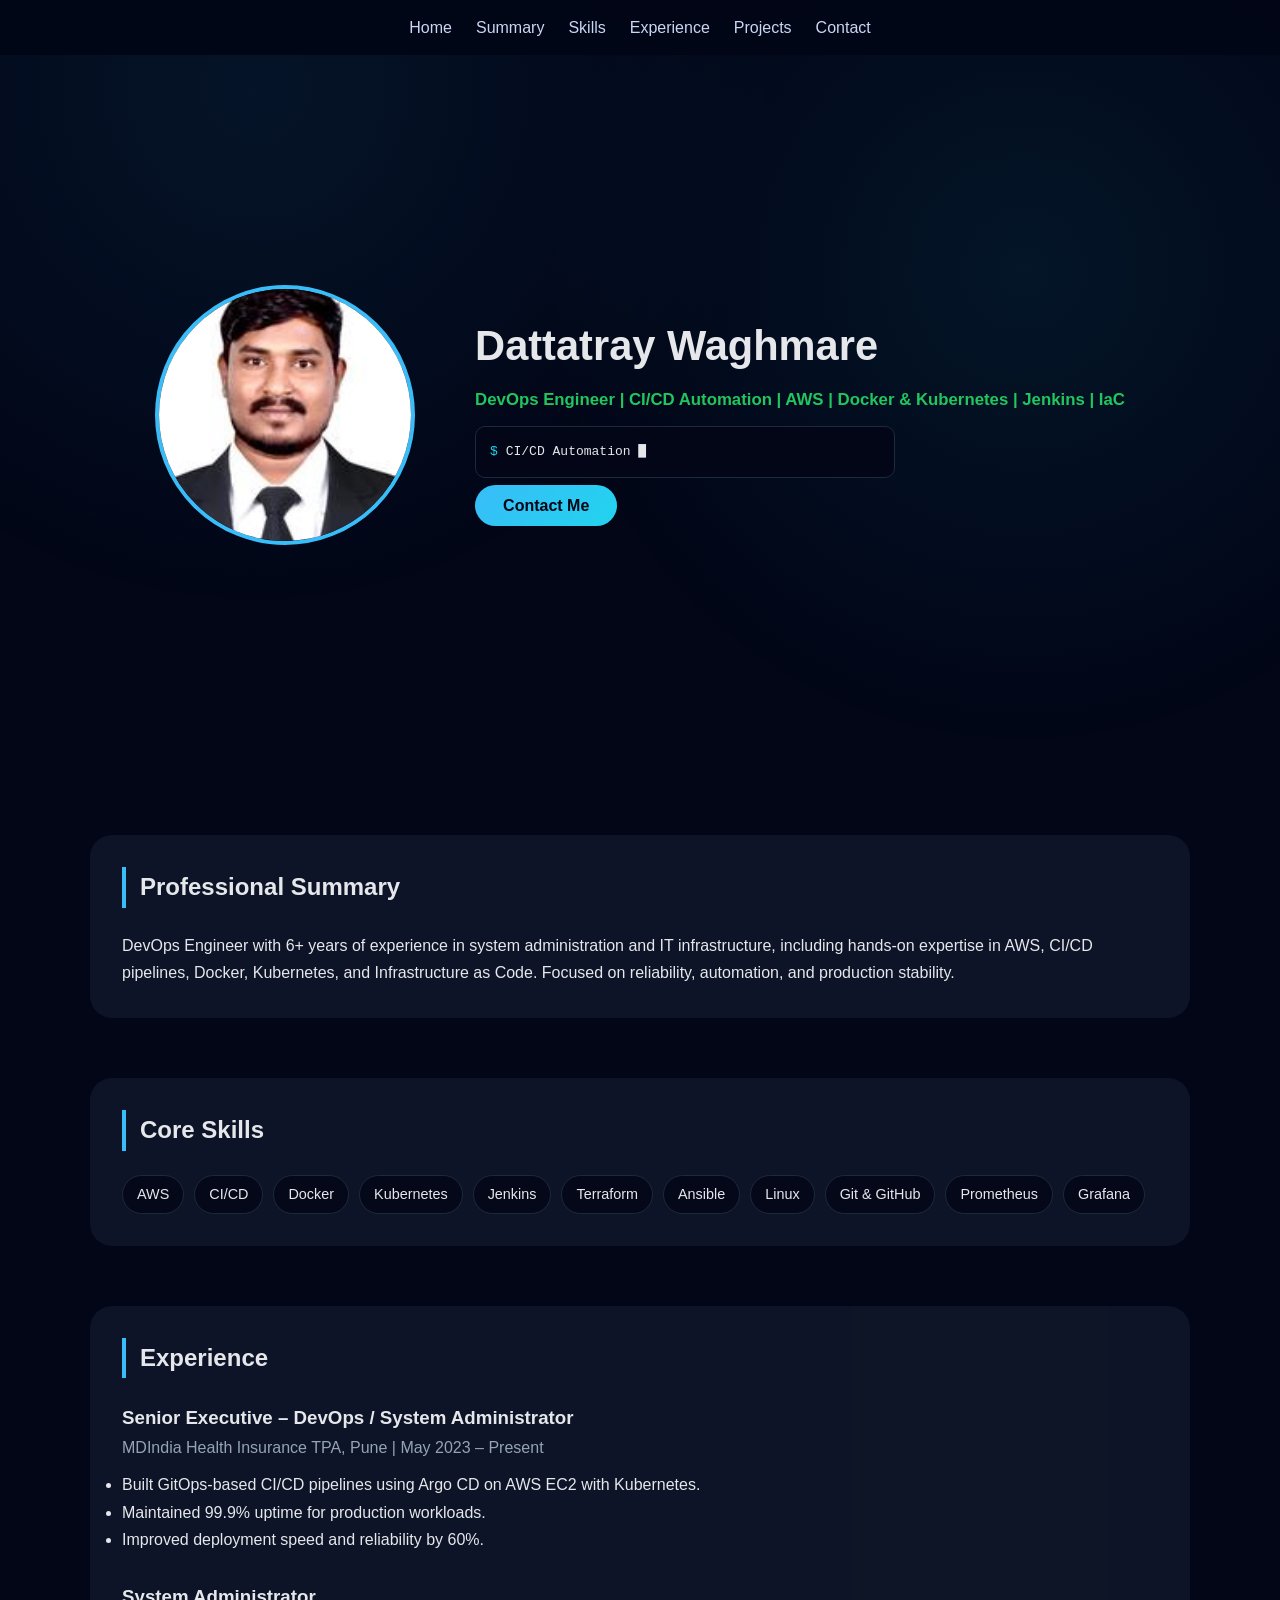
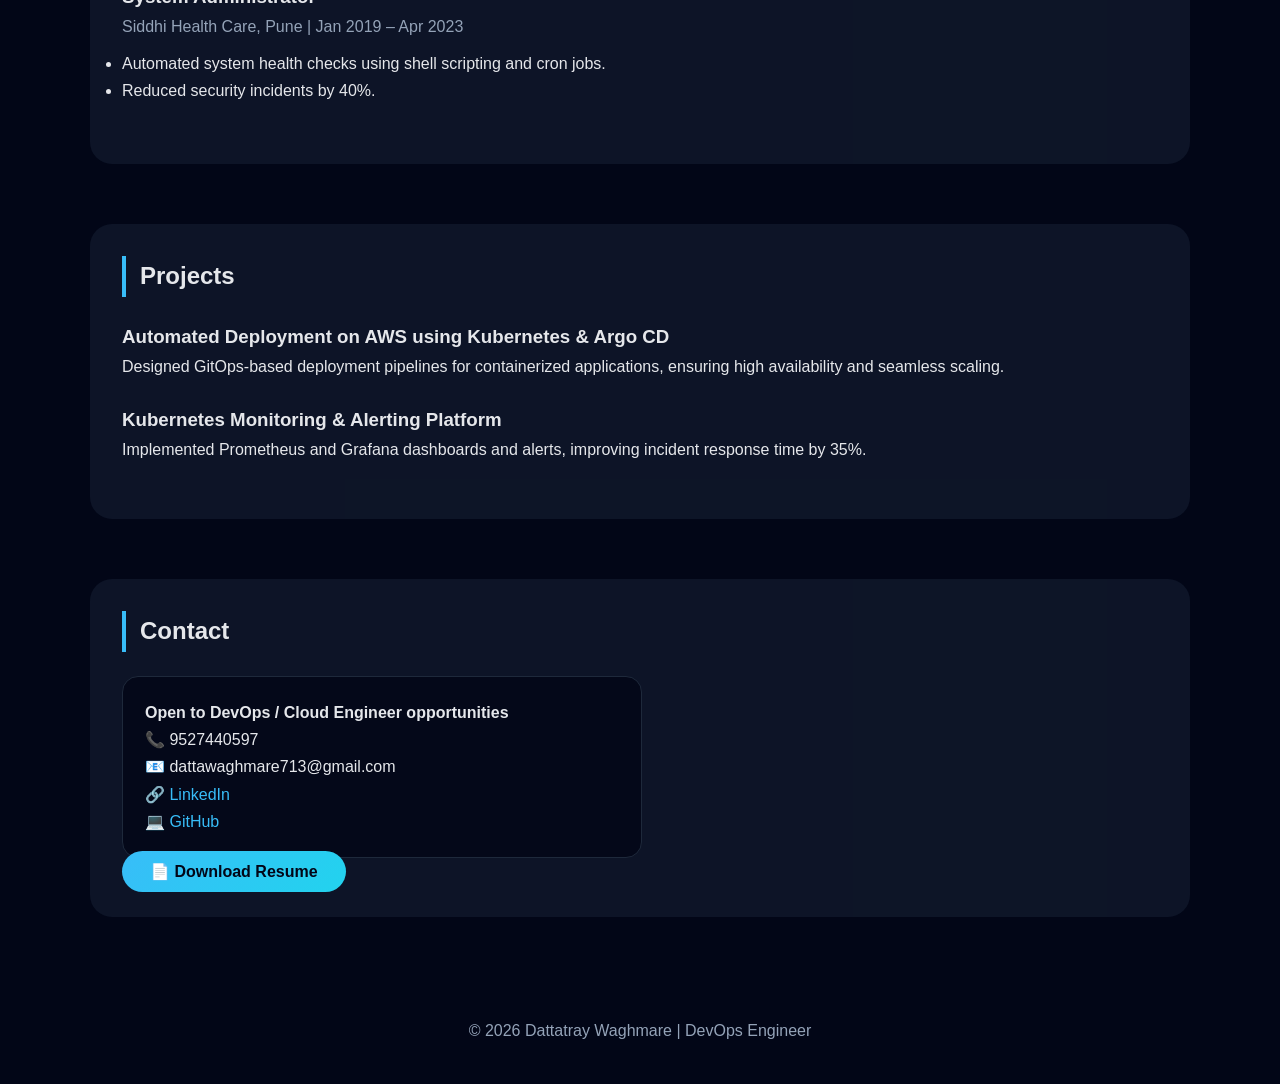
<file: index.html>
<!DOCTYPE html>
<html lang="en">
<head>
  <meta charset="UTF-8">
  <title>Dattatray Waghmare | DevOps Engineer</title>
  <meta name="viewport" content="width=device-width, initial-scale=1.0">

  <!-- SEO -->
  <meta name="description" content="DevOps Engineer with experience in AWS, CI/CD, Docker, Kubernetes, Jenkins and Infrastructure as Code.">

  <link rel="stylesheet" href="style.css">
</head>

<body class="dark">

<div id="scroll-progress"></div>
<div class="devops-bg"></div>

<!-- NAVBAR -->
<nav>
  <ul>
    <li><a href="#home">Home</a></li>
    <li><a href="#summary">Summary</a></li>
    <li><a href="#skills">Skills</a></li>
    <li><a href="#experience">Experience</a></li>
    <li><a href="#projects">Projects</a></li>
    <li><a href="#contact">Contact</a></li>
  </ul>
</nav>

<!-- HERO -->
<header id="home" class="hero">
  <div class="hero-inner">

    <img src="pro_Image.jpeg" alt="Dattatray Waghmare" class="profile-pic">

    <div class="hero-text">
      <h1>Dattatray Waghmare</h1>

      <!-- GREEN SUBTITLE -->
      <h3 class="hero-subtitle">
        DevOps Engineer | CI/CD Automation | AWS | Docker & Kubernetes | Jenkins | IaC
      </h3>

      <!-- TERMINAL -->
      <div class="terminal">
        <span class="prompt">$</span>
        <span id="terminal-text"></span>
        <span class="cursor">█</span>
      </div>

      <a class="btn" href="#contact">Contact Me</a>
    </div>

  </div>
</header>

<!-- SUMMARY -->
<section id="summary" class="section-card reveal">
  <h2>Professional Summary</h2>
  <p>
    DevOps Engineer with 6+ years of experience in system administration and IT infrastructure,
    including hands-on expertise in AWS, CI/CD pipelines, Docker, Kubernetes, and Infrastructure as Code.
    Focused on reliability, automation, and production stability.
  </p>
</section>

<!-- SKILLS -->
<section id="skills" class="section-card reveal">
  <h2>Core Skills</h2>
  <div class="skills-list">
    <span>AWS</span>
    <span>CI/CD</span>
    <span>Docker</span>
    <span>Kubernetes</span>
    <span>Jenkins</span>
    <span>Terraform</span>
    <span>Ansible</span>
    <span>Linux</span>
    <span>Git & GitHub</span>
    <span>Prometheus</span>
    <span>Grafana</span>
  </div>
</section>

<!-- EXPERIENCE -->
<section id="experience" class="section-card reveal">
  <h2>Experience</h2>

  <div class="exp-block">
    <h3>Senior Executive – DevOps / System Administrator</h3>
    <p class="company">MDIndia Health Insurance TPA, Pune | May 2023 – Present</p>
    <ul>
      <li>Built GitOps-based CI/CD pipelines using Argo CD on AWS EC2 with Kubernetes.</li>
      <li>Maintained 99.9% uptime for production workloads.</li>
      <li>Improved deployment speed and reliability by 60%.</li>
    </ul>
  </div>

  <div class="exp-block">
    <h3>System Administrator</h3>
    <p class="company">Siddhi Health Care, Pune | Jan 2019 – Apr 2023</p>
    <ul>
      <li>Automated system health checks using shell scripting and cron jobs.</li>
      <li>Reduced security incidents by 40%.</li>
    </ul>
  </div>
</section>

<!-- PROJECTS -->
<section id="projects" class="section-card reveal">
  <h2>Projects</h2>

  <div class="proj-block">
    <h3>Automated Deployment on AWS using Kubernetes & Argo CD</h3>
    <p>
      Designed GitOps-based deployment pipelines for containerized applications,
      ensuring high availability and seamless scaling.
    </p>
  </div>

  <div class="proj-block">
    <h3>Kubernetes Monitoring & Alerting Platform</h3>
    <p>
      Implemented Prometheus and Grafana dashboards and alerts,
      improving incident response time by 35%.
    </p>
  </div>
</section>

<!-- CONTACT -->
<section id="contact" class="section-card reveal">
  <h2>Contact</h2>

  <div class="contact-card">
    <p><strong>Open to DevOps / Cloud Engineer opportunities</strong></p>
    <p>📞 9527440597</p>
    <p>📧 dattawaghmare713@gmail.com</p>
    <p>🔗 <a href="https://www.linkedin.com/in/dattatray-waghmare" target="_blank">LinkedIn</a></p>
    <p>💻 <a href="https://github.com/Waghmaredatta713" target="_blank">GitHub</a></p>
  </div>

  <a class="btn resume-btn" href="resume.pdf" target="_blank">📄 Download Resume</a>
</section>

<footer>
  © 2026 Dattatray Waghmare | DevOps Engineer
</footer>

<!-- TERMINAL SCRIPT -->
<script>
const commands = [
  "CI/CD Automation",
  "AWS Infrastructure",
  "Docker & Kubernetes",
  "Monitoring & Alerting",
  "Production Support"
];
let c = 0, i = 0, t = document.getElementById("terminal-text");

function run() {
  if (i < commands[c].length) {
    t.textContent += commands[c][i++];
    setTimeout(run, 70);
  } else {
    setTimeout(() => {
      t.textContent = "";
      i = 0;
      c = (c + 1) % commands.length;
      run();
    }, 1200);
  }
}
run();
</script>

<!-- SCROLL BAR -->
<script>
const bar = document.getElementById("scroll-progress");
window.addEventListener("scroll", () => {
  const d = document.documentElement;
  bar.style.width =
    (d.scrollTop / (d.scrollHeight - d.clientHeight)) * 100 + "%";
});
</script>

<!-- REVEAL -->
<script>
const els = document.querySelectorAll(".reveal");
const obs = new IntersectionObserver(entries => {
  entries.forEach(e => {
    if (e.isIntersecting) e.target.classList.add("active");
  });
}, { threshold: 0.15 });
els.forEach(el => obs.observe(el));
</script>

</body>
</html>
</file>
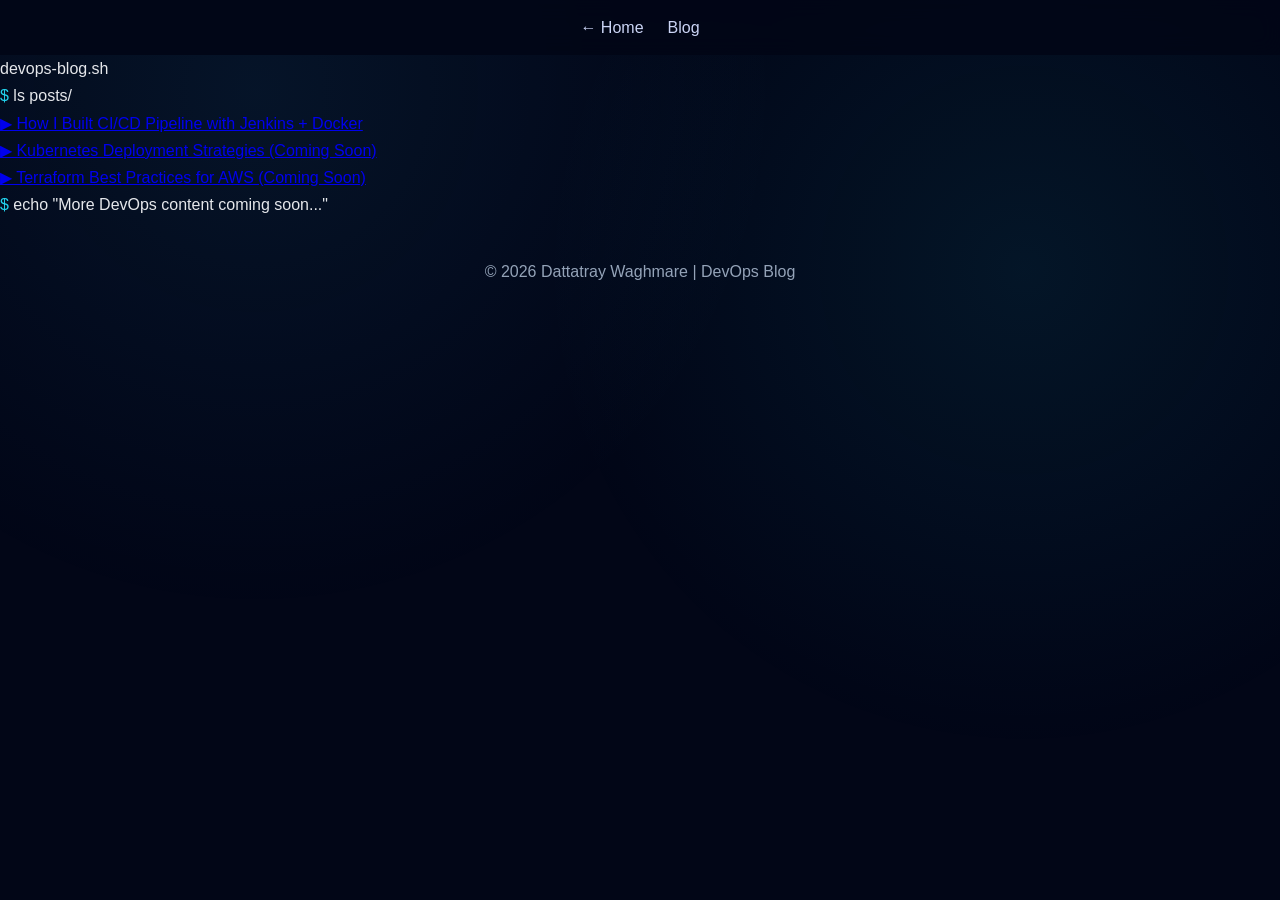
<file: blog.html>
<!DOCTYPE html>
<html lang="en">
<head>
  <meta charset="UTF-8">
  <title>DevOps Blog | Dattatray Waghmare</title>
  <meta name="description" content="DevOps blogs on AWS, CI/CD, Kubernetes, Docker and Linux">
  <meta name="viewport" content="width=device-width, initial-scale=1.0">

  <link rel="stylesheet" href="style.css">
</head>

<body class="dark">

<div class="devops-bg"></div>

<nav>
  <ul>
    <li><a href="index.html">← Home</a></li>
    <li><a href="blog.html">Blog</a></li>
  </ul>
</nav>

<section class="terminal-blog">

  <div class="terminal-header">
    <span class="dot red"></span>
    <span class="dot yellow"></span>
    <span class="dot green"></span>
    <span class="title">devops-blog.sh</span>
  </div>

  <div class="terminal-body">
    <p><span class="prompt">$</span> ls posts/</p>

    <ul class="post-list">
      <li>
        <a href="posts/first-post.html">
          ▶ How I Built CI/CD Pipeline with Jenkins + Docker
        </a>
      </li>
      <li>
        <a href="#">
          ▶ Kubernetes Deployment Strategies (Coming Soon)
        </a>
      </li>
      <li>
        <a href="#">
          ▶ Terraform Best Practices for AWS (Coming Soon)
        </a>
      </li>
    </ul>

    <p><span class="prompt">$</span> echo "More DevOps content coming soon..."</p>
  </div>

</section>

<footer>
  © 2026 Dattatray Waghmare | DevOps Blog
</footer>

</body>
</html>
</file>
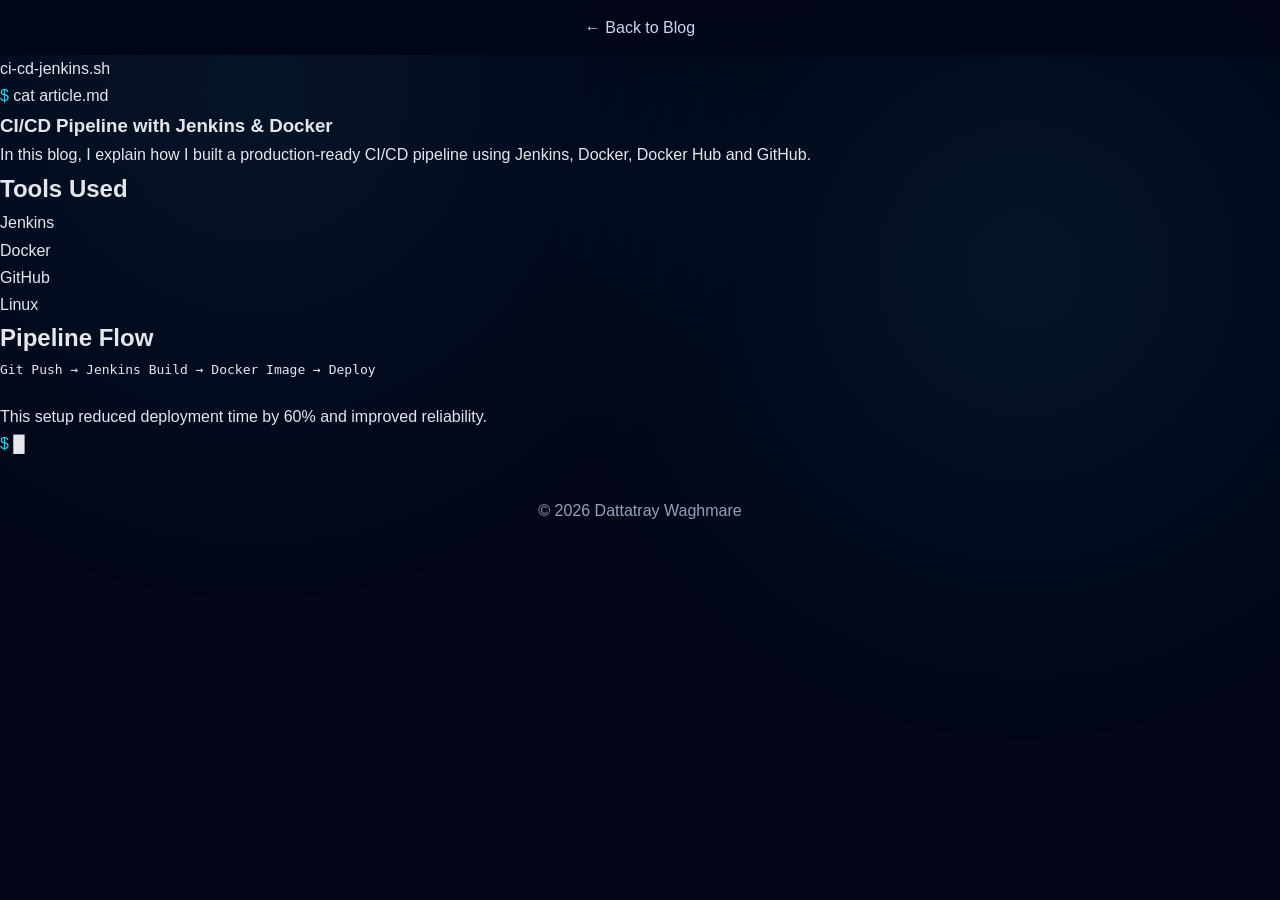
<file: posts/first-post.html>
<!DOCTYPE html>
<html lang="en">
<head>
  <meta charset="UTF-8">
  <title>CI/CD Pipeline with Jenkins & Docker</title>
  <meta name="description" content="How to build a CI/CD pipeline using Jenkins, Docker and GitHub">
  <meta name="viewport" content="width=device-width, initial-scale=1.0">

  <link rel="stylesheet" href="../style.css">
</head>

<body class="dark">

<div class="devops-bg"></div>

<nav>
  <ul>
    <li><a href="../blog.html">← Back to Blog</a></li>
  </ul>
</nav>

<section class="terminal-blog">

  <div class="terminal-header">
    <span class="dot red"></span>
    <span class="dot yellow"></span>
    <span class="dot green"></span>
    <span class="title">ci-cd-jenkins.sh</span>
  </div>

  <div class="terminal-body">
    <p><span class="prompt">$</span> cat article.md</p>

    <article>
      <h1>CI/CD Pipeline with Jenkins & Docker</h1>

      <p>
        In this blog, I explain how I built a production-ready CI/CD pipeline
        using Jenkins, Docker, Docker Hub and GitHub.
      </p>

      <h2>Tools Used</h2>
      <ul>
        <li>Jenkins</li>
        <li>Docker</li>
        <li>GitHub</li>
        <li>Linux</li>
      </ul>

      <h2>Pipeline Flow</h2>
      <pre>
Git Push → Jenkins Build → Docker Image → Deploy
      </pre>

      <p>
        This setup reduced deployment time by 60% and improved reliability.
      </p>
    </article>

    <p><span class="prompt">$</span> █</p>
  </div>

</section>

<footer>
  © 2026 Dattatray Waghmare
</footer>

</body>
</html>
</file>
<file: style.css>
* {
  margin: 0;
  padding: 0;
  box-sizing: border-box;
}

body.dark {
  font-family: "Segoe UI", Arial, sans-serif;
  background: #020617;
  color: #e5e7eb;
  line-height: 1.7;
}

/* SCROLL BAR */
#scroll-progress {
  position: fixed;
  top: 0;
  left: 0;
  height: 4px;
  width: 0;
  background: linear-gradient(90deg, #38bdf8, #22d3ee);
  z-index: 9999;
}

/* BACKGROUND */
.devops-bg {
  position: fixed;
  inset: 0;
  background:
    radial-gradient(circle at 20% 10%, rgba(56,189,248,0.08), transparent 40%),
    radial-gradient(circle at 80% 30%, rgba(34,211,238,0.08), transparent 40%);
  z-index: -1;
}

/* NAVBAR */
nav {
  position: sticky;
  top: 0;
  background: rgba(2,6,23,0.9);
  backdrop-filter: blur(10px);
  padding: 14px 20px;
}

nav ul {
  display: flex;
  justify-content: center;
  gap: 24px;
  list-style: none;
}

nav a {
  color: #cbd5f5;
  text-decoration: none;
}

nav a:hover {
  color: #38bdf8;
}

/* HERO */
.hero {
  min-height: 80vh;
  display: flex;
  align-items: center;
}

.hero-inner {
  max-width: 1200px;
  margin: auto;
  display: grid;
  grid-template-columns: 280px 1fr;
  gap: 40px;
  align-items: center;
}

/* PROFILE PIC */
.profile-pic {
  width: 260px;
  height: 260px;
  border-radius: 50%;
  border: 4px solid #38bdf8;
  object-fit: cover;
}

/* TEXT */
.hero-text h1 {
  font-size: 2.6rem;
}

/* GREEN SUBTITLE */
.hero-subtitle {
  color: #22c55e;
  font-size: 1.05rem;
  font-weight: 600;
  margin-top: 6px;
  margin-bottom: 14px;
  line-height: 1.4;
}

/* TERMINAL */
.terminal {
  background: #020617;
  border: 1px solid #1e293b;
  padding: 14px;
  border-radius: 10px;
  max-width: 420px;
  margin-bottom: 14px;
  font-family: monospace;
}

.prompt {
  color: #22d3ee;
}

.cursor {
  animation: blink 1s infinite;
}

@keyframes blink {
  50% { opacity: 0; }
}

/* BUTTON */
.btn {
  padding: 12px 28px;
  background: linear-gradient(135deg, #38bdf8, #22d3ee);
  border-radius: 30px;
  color: #020617;
  text-decoration: none;
  font-weight: 600;
}

/* SECTIONS */
.section-card {
  max-width: 1100px;
  margin: 60px auto;
  padding: 32px;
  background: rgba(15,23,42,0.9);
  border-radius: 22px;
}

.section-card h2 {
  border-left: 4px solid #38bdf8;
  padding-left: 14px;
  margin-bottom: 24px;
}

/* SKILLS */
.skills-list {
  display: flex;
  flex-wrap: wrap;
  gap: 10px;
}

.skills-list span {
  background: rgba(2,6,23,0.8);
  border: 1px solid #1e293b;
  padding: 6px 14px;
  border-radius: 20px;
  font-size: 0.9rem;
}

/* EXPERIENCE */
.exp-block {
  margin-bottom: 28px;
}

.company {
  color: #94a3b8;
  margin-bottom: 10px;
}

/* PROJECTS */
.proj-block {
  margin-bottom: 24px;
}

/* CONTACT */
.contact-card {
  background: rgba(2,6,23,0.8);
  border: 1px solid #1e293b;
  padding: 22px;
  border-radius: 16px;
  max-width: 520px;
}

.contact-card a {
  color: #38bdf8;
  text-decoration: none;
}

.resume-btn {
  margin-top: 20px;
}

/* FOOTER */
footer {
  text-align: center;
  padding: 40px;
  color: #94a3b8;
}

/* REVEAL */
.reveal {
  opacity: 0;
  transform: translateY(24px);
  transition: 0.6s ease;
}

.reveal.active {
  opacity: 1;
  transform: translateY(0);
}

/* MOBILE */
@media (max-width: 768px) {
  .hero-inner {
    grid-template-columns: 1fr;
    text-align: center;
  }

  .profile-pic {
    margin: auto;
  }
}
</file>
